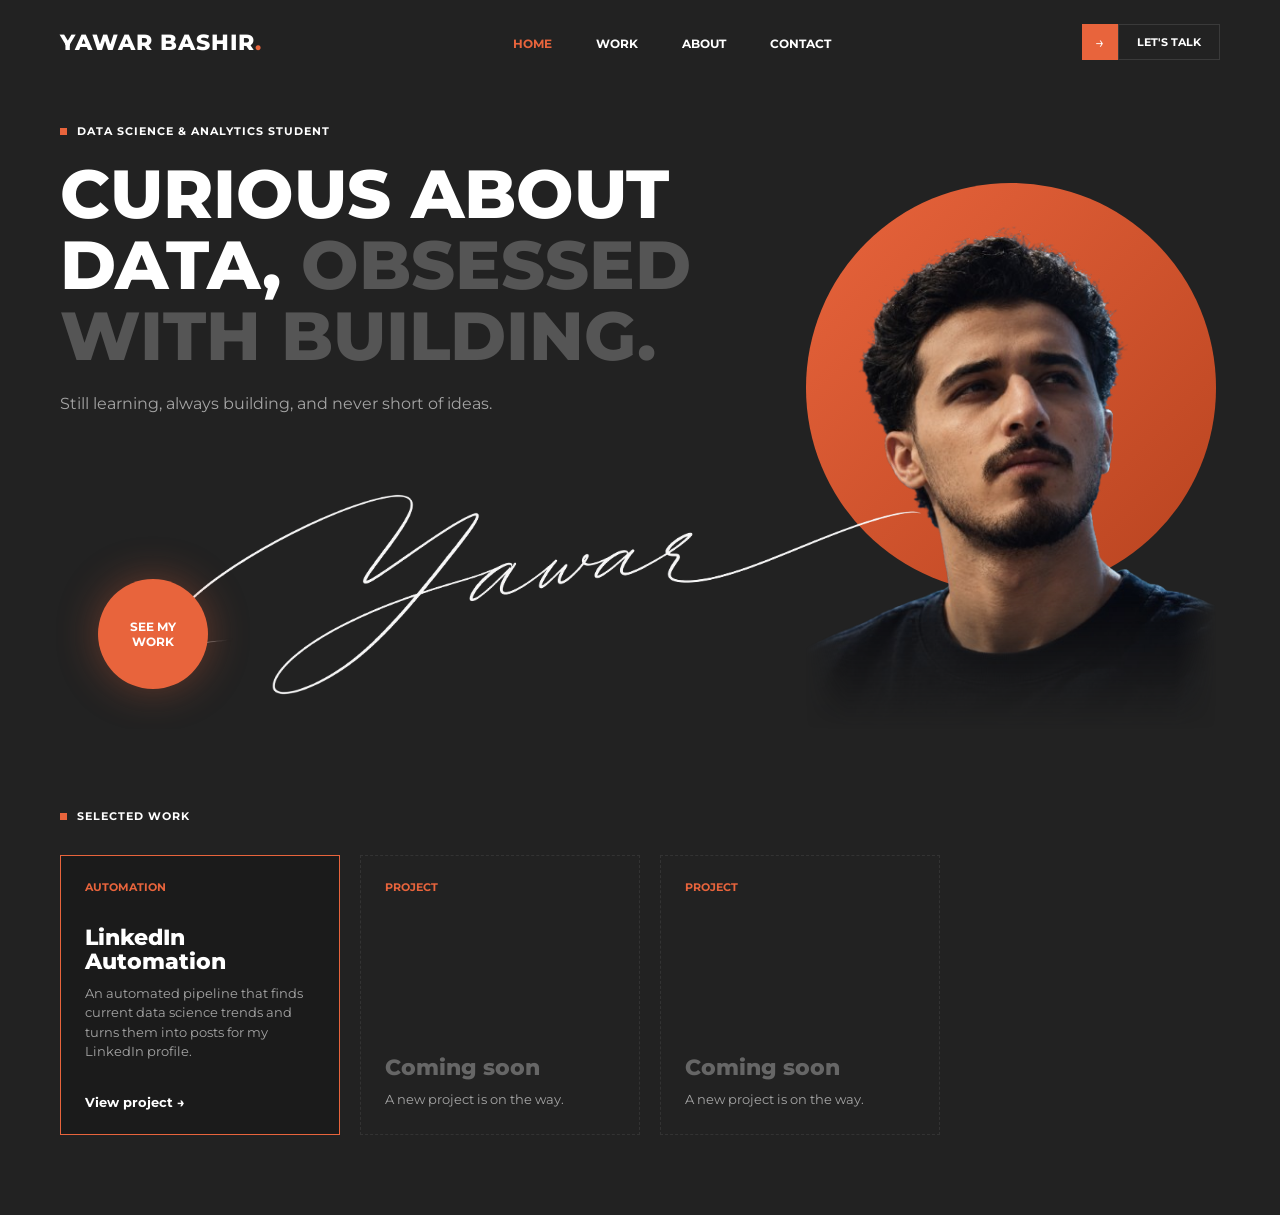
<file: index.html>
<!DOCTYPE html>
<html lang="en">
<head>
  <meta charset="UTF-8">
  <meta name="viewport" content="width=device-width, initial-scale=1.0">
  <title>Yawar | Portfolio</title>
  <link rel="preconnect" href="https://fonts.googleapis.com">
  <link rel="preconnect" href="https://fonts.gstatic.com" crossorigin>
  <link href="https://fonts.googleapis.com/css2?family=Montserrat:wght@400;600;700;800&display=swap" rel="stylesheet">
  <link rel="stylesheet" href="style.css">
</head>
<body>

  <header>
    <a href="index.html" class="logo">YAWAR BASHIR<span>.</span></a>

    <nav>
      <a href="index.html" class="active">Home</a>
      <a href="work.html">Work</a>
      <a href="about.html">About</a>
      <a href="contact.html">Contact</a>
    </nav>

    <a href="mailto:yawarb579@gmail.com?subject=Hello%20Yawar" class="talk">
      <span class="arrow">→</span>
      <span class="talk-text">Let's talk</span>
    </a>
  </header>

  <main id="top">

    <section class="hero">

      <div class="intro">
        <span class="label">Data Science &amp; Analytics Student</span>
        <h1>
          <span class="bright">Curious about data,</span>
          <span class="dim">obsessed with building.</span>
        </h1>
        <p>Still learning, always building, and never short of ideas.</p>
      </div>

      <div class="photo">
        <img src="yawar-cutout.png" alt="Photo of Yawar">
      </div>

      <div class="name-wrap">
        <a href="work.html" class="hire">See my<br>work</a>
        <img src="yawar-signature.png" alt="" class="signature">
      </div>

    </section>

    <section id="work" class="work">
      <span class="label">Selected work</span>
      <div class="cards" id="cards"></div>
    </section>

  </main>

  <script src="work/automation/automation.js"></script>
  <script src="work/data-analytics/analytics.js"></script>
  <script src="work/websites/websites.js"></script>
  <script src="home.js"></script>
</body>
</html>
</file>
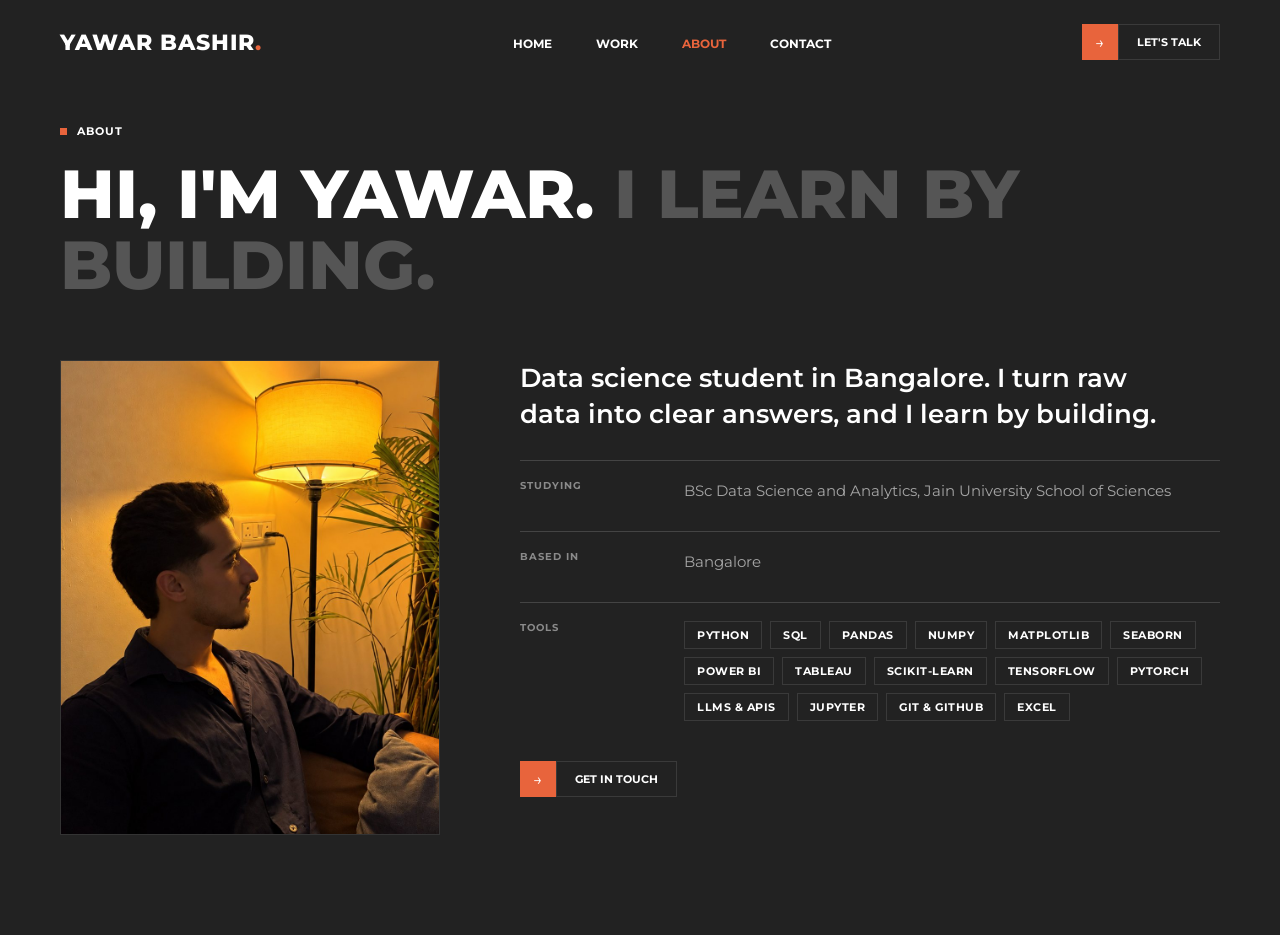
<file: about.html>
<!DOCTYPE html>
<html lang="en">
<head>
  <meta charset="UTF-8">
  <meta name="viewport" content="width=device-width, initial-scale=1.0">
  <title>About | Yawar Bashir</title>
  <link rel="preconnect" href="https://fonts.googleapis.com">
  <link rel="preconnect" href="https://fonts.gstatic.com" crossorigin>
  <link href="https://fonts.googleapis.com/css2?family=Montserrat:wght@400;600;700;800&display=swap" rel="stylesheet">
  <link rel="stylesheet" href="style.css">
</head>
<body>

  <header>
    <a href="index.html" class="logo">YAWAR BASHIR<span>.</span></a>
    <nav>
      <a href="index.html">Home</a>
      <a href="work.html">Work</a>
      <a href="about.html" class="active">About</a>
      <a href="contact.html">Contact</a>
    </nav>
    <a href="mailto:yawarb579@gmail.com?subject=Hello%20Yawar" class="talk">
      <span class="arrow">→</span>
      <span class="talk-text">Let's talk</span>
    </a>
  </header>

  <main>

    <section class="page-hero">
      <span class="label">About</span>
      <h1>
        <span class="bright">Hi, I'm Yawar.</span>
        <span class="dim">I learn by building.</span>
      </h1>
    </section>

    <section class="about">

      <div class="about-photo">
        <img src="yawar-about.jpg" alt="Yawar Bashir">
      </div>

      <div class="about-text">
        <p class="about-intro">Data science student in Bangalore. I turn raw data into clear answers, and I learn by building.</p>

        <div class="fact">
          <span class="col-label">Studying</span>
          <p>BSc Data Science and Analytics, Jain University School of Sciences</p>
        </div>

        <div class="fact">
          <span class="col-label">Based in</span>
          <p>Bangalore</p>
        </div>

        <div class="fact">
          <span class="col-label">Tools</span>
          <ul class="tools">
            <li>Python</li>
            <li>SQL</li>
            <li>Pandas</li>
            <li>NumPy</li>
            <li>Matplotlib</li>
            <li>Seaborn</li>
            <li>Power BI</li>
            <li>Tableau</li>
            <li>Scikit-learn</li>
            <li>TensorFlow</li>
            <li>PyTorch</li>
            <li>LLMs &amp; APIs</li>
            <li>Jupyter</li>
            <li>Git &amp; GitHub</li>
            <li>Excel</li>
          </ul>
        </div>

        <a href="contact.html" class="talk about-btn">
          <span class="arrow">→</span>
          <span class="talk-text">Get in touch</span>
        </a>
      </div>

    </section>

  </main>

</body>
</html>
</file>
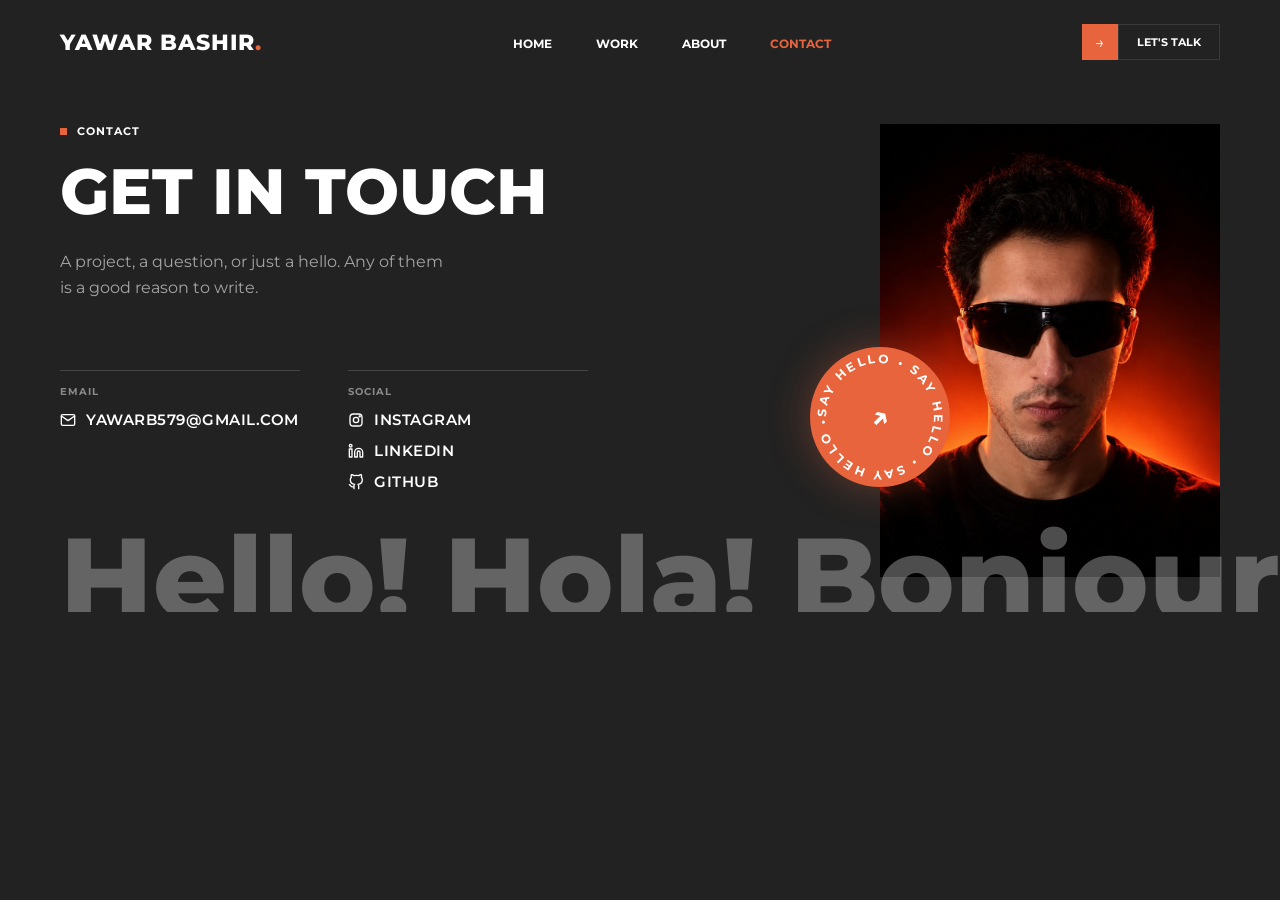
<file: contact.html>
<!DOCTYPE html>
<html lang="en">
<head>
  <meta charset="UTF-8">
  <meta name="viewport" content="width=device-width, initial-scale=1.0">
  <title>Contact | Yawar Bashir</title>
  <link rel="preconnect" href="https://fonts.googleapis.com">
  <link rel="preconnect" href="https://fonts.gstatic.com" crossorigin>
  <link href="https://fonts.googleapis.com/css2?family=Montserrat:wght@400;600;700;800&display=swap" rel="stylesheet">
  <link rel="stylesheet" href="style.css">
</head>
<body>

  <header>
    <a href="index.html" class="logo">YAWAR BASHIR<span>.</span></a>
    <nav>
      <a href="index.html">Home</a>
      <a href="work.html">Work</a>
      <a href="about.html">About</a>
      <a href="contact.html" class="active">Contact</a>
    </nav>
    <a href="mailto:yawarb579@gmail.com?subject=Hello%20Yawar" class="talk">
      <span class="arrow">→</span>
      <span class="talk-text">Let's talk</span>
    </a>
  </header>

  <main>

    <section class="contact-page">

      <div class="contact-main">
        <span class="label">Contact</span>
        <h1 class="contact-title">Get in touch</h1>
        <p class="contact-intro">A project, a question, or just a hello. Any of them is a good reason to write.</p>

        <div class="contact-cols">

          <div class="contact-col">
            <span class="col-label">Email</span>
            <a href="mailto:yawarb579@gmail.com?subject=Hello%20Yawar">
              <svg class="icon" viewBox="0 0 24 24" aria-hidden="true"><path d="M4 4h16c1.1 0 2 .9 2 2v12c0 1.1-.9 2-2 2H4c-1.1 0-2-.9-2-2V6c0-1.1.9-2 2-2z"/><polyline points="22,6 12,13 2,6"/></svg>
              yawarb579@gmail.com
            </a>
          </div>

          <div class="contact-col">
            <span class="col-label">Social</span>

            <a href="https://www.instagram.com/_mohammadyawar" target="_blank" rel="noopener noreferrer">
              <svg class="icon" viewBox="0 0 24 24" aria-hidden="true"><rect x="3" y="3" width="18" height="18" rx="5"/><circle cx="12" cy="12" r="4"/><circle cx="17.5" cy="6.5" r="0.8" fill="currentColor"/></svg>
              Instagram
            </a>

            <a href="https://www.linkedin.com/in/yawar-bashir-5a733739a" target="_blank" rel="noopener noreferrer">
              <svg class="icon" viewBox="0 0 24 24" aria-hidden="true"><path d="M16 8a6 6 0 0 1 6 6v7h-4v-7a2 2 0 0 0-2-2 2 2 0 0 0-2 2v7h-4v-7a6 6 0 0 1 6-6z"/><rect x="2" y="9" width="4" height="12"/><circle cx="4" cy="4" r="2"/></svg>
              LinkedIn
            </a>

            <a href="https://github.com/yawar3978-web" target="_blank" rel="noopener noreferrer">
              <svg class="icon" viewBox="0 0 24 24" aria-hidden="true"><path d="M9 19c-5 1.5-5-2.5-7-3m14 6v-3.87a3.37 3.37 0 0 0-.94-2.61c3.14-.35 6.44-1.54 6.44-7A5.44 5.44 0 0 0 20 4.77 5.07 5.07 0 0 0 19.91 1S18.73.65 16 2.48a13.38 13.38 0 0 0-7 0C6.27.65 5.09 1 5.09 1A5.07 5.07 0 0 0 5 4.77a5.44 5.44 0 0 0-1.5 3.78c0 5.42 3.3 6.61 6.44 7A3.37 3.37 0 0 0 9 18.13V22"/></svg>
              GitHub
            </a>

          </div>

        </div>
      </div>

      <div class="contact-side">
        <div class="contact-photo">
          <img src="yawar-contact.jpg" alt="Yawar Bashir">
        </div>

        <a href="mailto:yawarb579@gmail.com?subject=Hello%20Yawar" class="hello" aria-label="Say hello by email">
          <svg class="hello-ring" viewBox="0 0 120 120" aria-hidden="true">
            <defs>
              <path id="ring" d="M60,60 m-46,0 a46,46 0 1,1 92,0 a46,46 0 1,1 -92,0"/>
            </defs>
            <text>
              <textPath href="#ring" textLength="286" lengthAdjust="spacing">SAY HELLO • SAY HELLO • SAY HELLO • </textPath>
            </text>
          </svg>
          <span class="hello-arrow">↗</span>
        </a>
      </div>

    </section>

    <div class="greetings" aria-hidden="true">Hello! Hola! Bonjour! Salaam! Namaste!</div>

  </main>

</body>
</html>
</file>
<file: style.css>
* {
  margin: 0;
  padding: 0;
  box-sizing: border-box;
}

html {
  scroll-behavior: smooth;
}

body {
  background: #222222;
  color: #ffffff;
  font-family: 'Montserrat', sans-serif;
}

img {
  max-width: 100%;
  display: block;
}

/* ---------- Header ---------- */
header {
  position: relative;
  z-index: 5;
  display: flex;
  justify-content: space-between;
  align-items: center;
  padding: 24px 60px;
}

.logo {
  font-size: 22px;
  font-weight: 800;
  letter-spacing: 1px;
  color: #ffffff;
  text-decoration: none;
}

.logo span {
  color: #e8643c;
}

nav a {
  margin: 0 20px;
  font-size: 12px;
  font-weight: 700;
  text-transform: uppercase;
  color: #ffffff;
  text-decoration: none;
}

nav a:hover {
  color: #e8643c;
}

.talk {
  display: flex;
  text-decoration: none;
}

.arrow {
  width: 36px;
  height: 36px;
  display: grid;
  place-items: center;
  background: #e8643c;
  color: #ffffff;
}

.talk-text {
  display: flex;
  align-items: center;
  padding: 0 18px;
  border: 1px solid #3a3a3a;
  font-size: 11px;
  font-weight: 700;
  text-transform: uppercase;
  color: #ffffff;
}

.talk:hover .talk-text {
  border-color: #e8643c;
}

/* ---------- Shared label ---------- */
.label {
  display: block;
  margin-bottom: 20px;
  font-size: 11px;
  font-weight: 700;
  text-transform: uppercase;
  letter-spacing: 1px;
}

.label::before {
  content: "";
  display: inline-block;
  width: 7px;
  height: 7px;
  margin-right: 10px;
  background: #e8643c;
}

/* ---------- Hero ---------- */
.hero {
  position: relative;
  min-height: 640px;
  padding: 40px 60px 0;
  overflow: hidden;
}

.intro {
  position: relative;
  z-index: 3;
  max-width: 55%;
}

.intro h1 {
  font-size: clamp(36px, 5.3vw, 80px);
  line-height: 1.05;
  font-weight: 800;
  text-transform: uppercase;
}

.bright {
  color: #ffffff;
}

.dim {
  color: #555555;
}

.intro p {
  margin-top: 22px;
  font-size: 16px;
  color: #a5a5a5;
}

/* ---------- Photo ---------- */
.photo {
  position: absolute;
  z-index: 1;
  right: 5vw;
  bottom: 0;
  width: 32vw;
}

.photo::before {
  content: "";
  position: absolute;
  top: 0;
  left: 0;
  width: 100%;
  aspect-ratio: 1;
  border-radius: 50%;
  background: linear-gradient(135deg, #e8643c, #b8431f);
}

.photo img {
  position: relative;
  width: 100%;
}

/* ---------- Signature ---------- */
.name-wrap {
  position: relative;
  z-index: 2;
  height: 20vw;
  margin-top: 20px;
}

.signature {
  position: absolute;
  left: 8vw;
  top: 1vw;
  width: 60vw;
  max-width: none;
  pointer-events: none;
}

/* ---------- See my work bubble ---------- */
.hire {
  position: absolute;
  z-index: 4;
  left: 3vw;
  bottom: 0;
  width: 110px;
  height: 110px;
  display: grid;
  place-items: center;
  border-radius: 50%;
  background: #e8643c;
  box-shadow: 0 0 40px rgba(232, 100, 60, 0.35);
  color: #ffffff;
  font-size: 12px;
  font-weight: 700;
  text-align: center;
  text-transform: uppercase;
  text-decoration: none;
  transition: transform 0.3s;
}

.hire:hover {
  transform: scale(1.08);
}

/* ---------- Work ---------- */
.work {
  padding: 80px 60px;
}

.work .label {
  margin-bottom: 32px;
}

.cards {
  display: grid;
  grid-template-columns: repeat(3, minmax(0, 280px));
  gap: 20px;
}

.card {
  aspect-ratio: 1;
  display: flex;
  flex-direction: column;
  justify-content: space-between;
  padding: 24px;
  background: #1b1b1b;
  border: 1px solid #333333;
}

.tag {
  font-size: 11px;
  font-weight: 700;
  text-transform: uppercase;
  color: #e8643c;
}

.card h3 {
  font-size: 22px;
  font-weight: 800;
  line-height: 1.1;
}

.card p {
  margin-top: 10px;
  font-size: 13px;
  line-height: 1.5;
  color: #a5a5a5;
}

.card-link {
  align-self: flex-start;
  font-size: 13px;
  font-weight: 700;
  color: #ffffff;
  text-decoration: none;
}

.card-link:hover {
  color: #e8643c;
}

/* The real project */
.card-live {
  border-color: #e8643c;
  transition: transform 0.3s;
}

.card-live:hover {
  transform: translateY(-4px);
}

/* Placeholders */
.card-soon {
  border-style: dashed;
  background: transparent;
}

.card-soon h3 {
  color: #666666;
}

/* ---------- Homepage boxes are links ---------- */
a.card {
  color: inherit;
  text-decoration: none;
  cursor: pointer;
}

.card:hover .card-link {
  color: #e8643c;
}

/* ---------- Active menu link ---------- */
nav a.active {
  color: #e8643c;
}

/* ---------- Work page: heading ---------- */
.page-hero {
  padding: 40px 60px 20px;
}

.page-hero h1 {
  font-size: clamp(36px, 5.3vw, 80px);
  line-height: 1.05;
  font-weight: 800;
  text-transform: uppercase;
}

/* ---------- Work page: list ---------- */
.work-list-section {
  padding: 40px 60px 60px;
}

.work-list {
  border-top: 1px solid #333333;
}

.work-row {
  display: grid;
  grid-template-columns: 180px 1fr auto;
  gap: 24px;
  align-items: center;
  padding: 32px 0;
  border-bottom: 1px solid #333333;
}

.work-row h3 {
  font-size: clamp(22px, 2.6vw, 36px);
  font-weight: 800;
  line-height: 1.1;
}

.work-row p {
  margin-top: 8px;
  max-width: 60ch;
  font-size: 14px;
  line-height: 1.6;
  color: #a5a5a5;
}

.row-link {
  font-size: 13px;
  font-weight: 700;
  color: #ffffff;
  text-decoration: none;
}

.row-link:hover,
.work-row.live:hover h3 {
  color: #e8643c;
}

.work-row.soon h3 {
  color: #666666;
}

.row-status {
  font-size: 13px;
  font-weight: 700;
  color: #8a8a8a;
}

/* ---------- Work page: resume ---------- */
.resume {
  padding: 20px 60px 100px;
}

.resume-box {
  display: flex;
  justify-content: space-between;
  align-items: center;
  flex-wrap: wrap;
  gap: 24px;
  padding: 40px;
  border: 1px dashed #555555;
}

.resume-box h2 {
  font-size: clamp(28px, 3.5vw, 48px);
  font-weight: 800;
  text-transform: uppercase;
  color: #666666;
}

.resume-box p {
  margin-top: 10px;
  max-width: 48ch;
  font-size: 14px;
  line-height: 1.6;
  color: #a5a5a5;
}

.resume-status {
  font-size: 13px;
  font-weight: 700;
  color: #8a8a8a;
}

/* ---------- Work page on small screens ---------- */
@media (max-width: 800px) {
  .page-hero,
  .work-list-section,
  .resume {
    padding-left: 20px;
    padding-right: 20px;
  }

  .work-row {
    grid-template-columns: 1fr;
    gap: 12px;
  }

  .resume-box {
    padding: 24px;
  }
}

/* ---------- Phones: homepage and header ---------- */
@media (max-width: 800px) {

  /* Header: logo and button on top, menu on its own row */
  header {
    flex-wrap: wrap;
    row-gap: 14px;
    padding: 20px;
  }

  nav {
    order: 3;
    width: 100%;
  }

  nav a {
    margin: 0 18px 0 0;
  }

  /* Hero */
  .hero {
    min-height: auto;
    padding: 24px 20px 0;
  }

  .intro {
    max-width: 100%;
  }

  .intro h1 {
    font-size: 34px;
  }

  .photo {
    position: relative;
    right: auto;
    bottom: auto;
    width: 78vw;
    margin: 28px 0 0 auto;
  }

  /* Signature overlaps the bottom of the photo */
  .name-wrap {
    height: 44vw;
    margin-top: -26vw;
  }

  .signature {
    left: 0;
    top: 0;
    width: 100%;
  }

  .hire {
    left: 0;
    width: 88px;
    height: 88px;
    font-size: 11px;
  }

  /* Work boxes stack in one column */
  .work {
    padding: 60px 20px;
  }

  .cards {
    grid-template-columns: 1fr;
  }

  .card {
    aspect-ratio: auto;
    min-height: 220px;
    gap: 24px;
  }
}

/* ---------- Phone fixes ---------- */
@media (max-width: 800px) {

  /* Give the ball's glow room so it isn't cut off */
  .hero {
    padding-bottom: 40px;
  }

  .hire {
    box-shadow: 0 0 28px rgba(232, 100, 60, 0.3);
  }

  /* Fade the bottom of the photo into the page */
  .photo img {
    -webkit-mask-image: linear-gradient(to bottom, #000 78%, transparent);
    mask-image: linear-gradient(to bottom, #000 78%, transparent);
  }

  /* Slightly larger signature, a little higher */
  .name-wrap {
    height: 50vw;
    margin-top: -30vw;
  }

  .signature {
    left: -3vw;
    top: -3vw;
    width: 106%;
  }
}


/* ---------- Desktop: soften photo edges ---------- */
.photo img {
  -webkit-mask-image:
    linear-gradient(to bottom, #000 75%, transparent),
    linear-gradient(to right, transparent, #000 10%, #000 90%, transparent);
  -webkit-mask-composite: source-in;
  mask-image:
    linear-gradient(to bottom, #000 75%, transparent),
    linear-gradient(to right, transparent, #000 10%, #000 90%, transparent);
  mask-composite: intersect;
}

/* Give the ball's glow room so it isn't cut off */
.hero {
  padding-bottom: 40px;
}

/* ---------- Contact page ---------- */
.contact-page {
  display: grid;
  grid-template-columns: 1fr minmax(0, 300px);
  gap: 60px;
  align-items: start;
  padding: 40px 60px 0;
}

.contact-title {
  font-size: clamp(36px, 5vw, 72px);
  line-height: 1.05;
  font-weight: 800;
  text-transform: uppercase;
}

.contact-cols {
  display: flex;
  flex-wrap: wrap;
  gap: 48px;
  margin-top: 100px;
}

.contact-col {
  display: flex;
  flex-direction: column;
  gap: 12px;
  min-width: 240px;
  padding-top: 14px;
  border-top: 1px solid #444444;
}

.col-label {
  font-size: 10px;
  font-weight: 700;
  text-transform: uppercase;
  letter-spacing: 1px;
  color: #8a8a8a;
}

.contact-col a {
  display: flex;
  align-items: center;
  gap: 10px;
  font-size: 15px;
  font-weight: 600;
  text-transform: uppercase;
  letter-spacing: 0.5px;
  color: #ffffff;
  text-decoration: none;
  transition: color 0.3s;
}

.icon {
  width: 16px;
  height: 16px;
  flex-shrink: 0;
  fill: none;
  stroke: currentColor;
  stroke-width: 2;
  stroke-linecap: round;
  stroke-linejoin: round;
}

.contact-col a:hover {
  color: #e8643c;
}

/* Portrait on an orange background */
.contact-photo {
  position: relative;
  z-index: 1;
  width: 100%;
  aspect-ratio: 3 / 4;
  overflow: hidden;
  background: #000000;
}

.contact-photo img {
  position: absolute;
  inset: 0;
  width: 100%;
  height: 100%;
  object-fit: cover;
  object-position: top;
}

/* Big greeting words that overlap the bottom of the photo */
.greetings {
  position: relative;
  z-index: 2;
  margin-top: -0.5em;
  padding: 0 60px;
  height: 0.8em;
  overflow: hidden;
  font-size: clamp(48px, 9vw, 140px);
  font-weight: 800;
  line-height: 1;
  white-space: nowrap;
  color: rgba(255, 255, 255, 0.3);
  pointer-events: none;
}

@media (max-width: 800px) {
  .contact-page {
  display: grid;
  grid-template-columns: 1fr minmax(0, 340px);
  gap: 60px;
  align-items: start;
  padding: 40px 60px 0;
}

  .contact-cols {
    margin-top: 48px;
    gap: 32px;
  }

  .contact-col {
    width: 100%;
  }

  .contact-photo {
    width: 70%;
  }

  .greetings {
    margin-top: -0.5em;
    padding: 0 20px;
    font-size: 15vw;
  }
}

/* ============ CONTACT PAGE (final version) ============ */
.contact-page {
  display: grid;
  grid-template-columns: 1fr minmax(0, 340px);
  gap: 60px;
  align-items: start;
  padding: 40px 60px 0;
}

.contact-title {
  font-size: clamp(36px, 5vw, 72px);
  line-height: 1.05;
  font-weight: 800;
  text-transform: uppercase;
}

.contact-intro {
  margin-top: 24px;
  max-width: 36ch;
  font-size: 16px;
  line-height: 1.6;
  color: #a5a5a5;
}

.contact-cols {
  display: flex;
  flex-wrap: wrap;
  gap: 48px;
  margin-top: 70px;
}

.contact-col {
  display: flex;
  flex-direction: column;
  gap: 12px;
  min-width: 240px;
  padding-top: 14px;
  border-top: 1px solid #444444;
}

.col-label {
  font-size: 10px;
  font-weight: 700;
  text-transform: uppercase;
  letter-spacing: 1px;
  color: #8a8a8a;
}

.contact-col a {
  display: flex;
  align-items: center;
  gap: 10px;
  font-size: 15px;
  font-weight: 600;
  text-transform: uppercase;
  letter-spacing: 0.5px;
  color: #ffffff;
  text-decoration: none;
  transition: color 0.3s;
}

.contact-col a:hover {
  color: #e8643c;
}

.icon {
  width: 16px;
  height: 16px;
  flex-shrink: 0;
  fill: none;
  stroke: currentColor;
  stroke-width: 2;
  stroke-linecap: round;
  stroke-linejoin: round;
}

/* Photo and rotating badge */
.contact-side {
  position: relative;
}

.contact-photo {
  position: relative;
  z-index: 1;
  width: 100%;
  aspect-ratio: 3 / 4;
  overflow: hidden;
  background: #000000;
}

.contact-photo img {
  position: absolute;
  inset: 0;
  width: 100%;
  height: 100%;
  object-fit: cover;
  object-position: top;
}

.hello {
  position: absolute;
  z-index: 3;
  left: -70px;
  bottom: 90px;
  width: 140px;
  height: 140px;
  display: grid;
  place-items: center;
  border-radius: 50%;
  background: #e8643c;
  box-shadow: 0 0 40px rgba(232, 100, 60, 0.35);
  color: #ffffff;
  text-decoration: none;
  transition: transform 0.3s;
}

.hello:hover {
  transform: scale(1.08);
}

.hello-ring {
  position: absolute;
  inset: 0;
  width: 100%;
  height: 100%;
  animation: spin 14s linear infinite;
}

.hello-ring text {
  font-family: 'Montserrat', sans-serif;
  font-size: 10.5px;
  font-weight: 700;
  fill: #ffffff;
}

.hello-arrow {
  font-size: 30px;
  font-weight: 700;
  line-height: 1;
  transition: transform 0.3s;
}

.hello:hover .hello-arrow {
  transform: rotate(45deg);
}

@keyframes spin {
  to { transform: rotate(360deg); }
}

/* Big greeting words overlapping the photo */
.greetings {
  position: relative;
  z-index: 2;
  margin-top: -0.5em;
  padding: 0 60px;
  height: 0.8em;
  overflow: hidden;
  font-size: clamp(48px, 9vw, 140px);
  font-weight: 800;
  line-height: 1;
  white-space: nowrap;
  color: rgba(255, 255, 255, 0.3);
  pointer-events: none;
}

@media (prefers-reduced-motion: reduce) {
  .hello-ring {
    animation: none;
  }
}

@media (max-width: 800px) {
  .contact-page {
    grid-template-columns: 1fr;
    gap: 40px;
    padding: 24px 20px 0;
  }

  .contact-cols {
    margin-top: 40px;
    gap: 32px;
  }

  .contact-col {
    width: 100%;
  }

  .contact-side {
    width: 70%;
  }

  .contact-photo {
    width: 100%;
  }

  .hello {
    left: auto;
    right: -30px;
    bottom: 40px;
    width: 110px;
    height: 110px;
  }

  .hello-ring text {
    font-size: 10px;
  }

  .hello-arrow {
    font-size: 24px;
  }

  .greetings {
    margin-top: -0.5em;
    padding: 0 20px;
    font-size: 15vw;
  }
}

/* ============ ABOUT PAGE ============ */
.about {
  display: grid;
  grid-template-columns: minmax(0, 380px) 1fr;
  gap: 80px;
  align-items: start;
  padding: 40px 60px 100px;
}

.about-photo {
  width: 100%;
  aspect-ratio: 4 / 5;
  overflow: hidden;
  background: #1b1b1b;
  border: 1px solid #333333;
}

.about-photo img {
  width: 100%;
  height: 100%;
  object-fit: cover;
  object-position: center 30%;
}

.about-intro {
  max-width: 36ch;
  font-size: clamp(20px, 2vw, 26px);
  font-weight: 600;
  line-height: 1.4;
  color: #ffffff;
}

.fact {
  display: grid;
  grid-template-columns: 140px 1fr;
  gap: 24px;
  margin-top: 28px;
  padding-top: 18px;
  border-top: 1px solid #444444;
}

.fact p {
  font-size: 15px;
  line-height: 1.6;
  color: #a5a5a5;
}

.tools {
  display: flex;
  flex-wrap: wrap;
  gap: 8px;
  list-style: none;
}

.tools li {
  padding: 6px 12px;
  border: 1px solid #3a3a3a;
  font-size: 11px;
  font-weight: 700;
  text-transform: uppercase;
  letter-spacing: 0.5px;
  color: #ffffff;
  transition: border-color 0.3s, color 0.3s;
}

.tools li:hover {
  border-color: #e8643c;
  color: #e8643c;
}

.about-btn {
  display: inline-flex;
  margin-top: 40px;
}

@media (max-width: 800px) {
  .about {
    grid-template-columns: 1fr;
    gap: 36px;
    padding: 24px 20px 60px;
  }

  .about-photo {
    max-width: 380px;
  }

  .fact {
    grid-template-columns: 1fr;
    gap: 10px;
  }
}


/* ============ WORK PAGE: categories and lists ============ */
[hidden] {
  display: none !important;
}

.cats {
  display: grid;
  grid-template-columns: repeat(3, minmax(0, 1fr));
  gap: 20px;
  padding: 40px 60px 60px;
}

.cat {
  position: relative;
  min-height: 260px;
  display: flex;
  flex-direction: column;
  justify-content: space-between;
  padding: 24px;
  background: #1b1b1b;
  border: 1px solid #333333;
  color: #ffffff;
  text-decoration: none;
  transition: transform 0.3s, border-color 0.3s;
}

.cat:hover {
  transform: translateY(-4px);
  border-color: #e8643c;
}

.cat h2 {
  font-size: clamp(22px, 2.6vw, 34px);
  font-weight: 800;
  line-height: 1.1;
  text-transform: uppercase;
}

.cat:hover h2 {
  color: #e8643c;
}

.cat p {
  margin-top: 10px;
  font-size: 13px;
  color: #a5a5a5;
}

.cat-arrow {
  position: absolute;
  top: 24px;
  right: 24px;
}

.back {
  display: inline-block;
  margin-bottom: 24px;
  font-size: 12px;
  font-weight: 700;
  text-transform: uppercase;
  color: #a5a5a5;
  text-decoration: none;
  transition: color 0.3s;
}

.back:hover {
  color: #e8643c;
}

.results-title {
  margin-bottom: 28px;
  font-size: clamp(28px, 3.5vw, 48px);
  font-weight: 800;
  text-transform: uppercase;
}

.work-row.pick {
  padding-left: 20px;
  box-shadow: inset 3px 0 0 #e8643c;
}

.empty {
  padding: 32px 0;
  font-size: 14px;
  color: #8a8a8a;
}

@media (max-width: 800px) {
  .cats {
    grid-template-columns: 1fr;
    padding: 24px 20px 40px;
  }

  .cat {
    min-height: 160px;
  }
}
</file>
